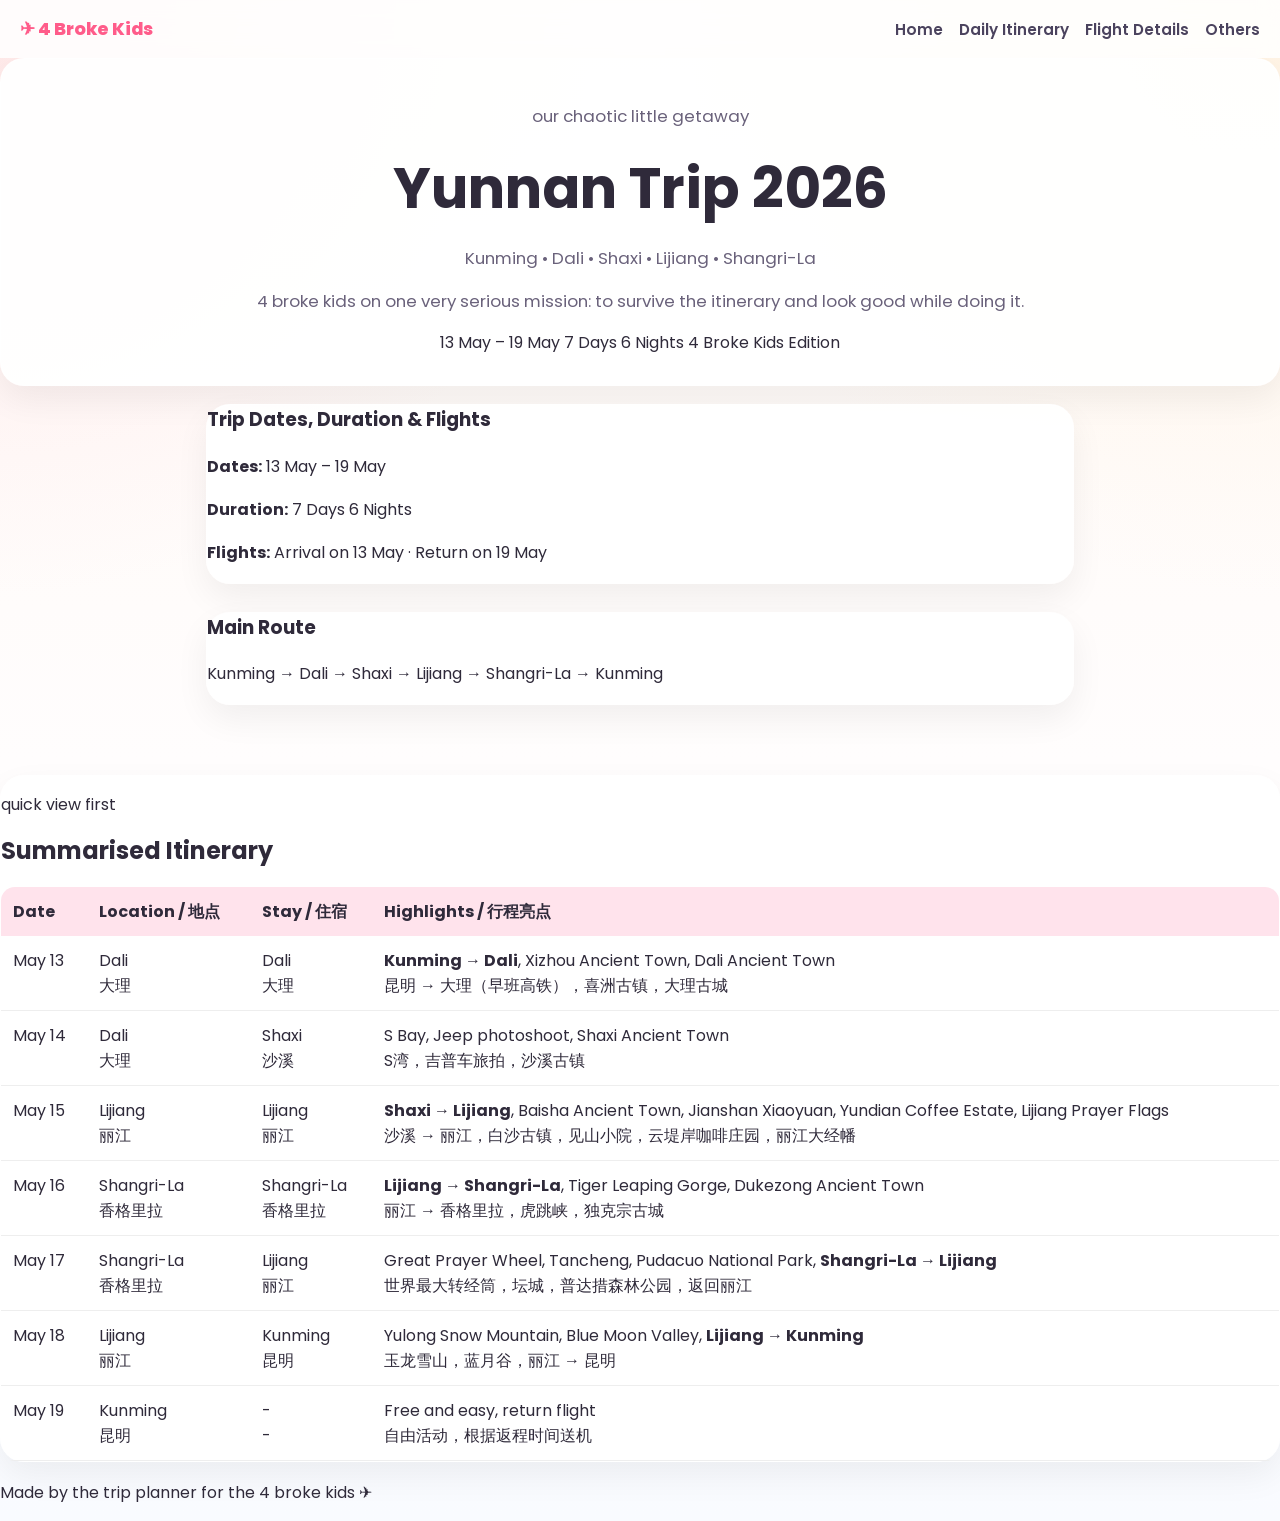
<file: index.html>
<!DOCTYPE html>
<html lang="en">
<head>
  <meta charset="UTF-8" />
  <meta name="viewport" content="width=device-width, initial-scale=1.0" />
  <title>4 Broke Kids in Yunnan</title>
  <link rel="preconnect" href="https://fonts.googleapis.com">
  <link rel="preconnect" href="https://fonts.gstatic.com" crossorigin>
  <link href="https://fonts.googleapis.com/css2?family=Poppins:wght@400;500;600;700;800&display=swap" rel="stylesheet">
  <link rel="stylesheet" href="style(hp).css" />
</head>
<body>
  <nav class="navbar">
    <div class="logo">✈ 4 Broke Kids</div>
    <div class="nav-links">
      <a href="index.html">Home</a>
      <a href="itinerary.html">Daily Itinerary</a>
      <a href="flights.html">Flight Details</a>
      <a href="others.html">Others</a>
    </div>
  </nav>

  <header class="hero">
    <div class="hero-content">
      <p class="mini-tag">our chaotic little getaway</p>
      <h1>Yunnan Trip 2026</h1>
      <p class="hero-subtitle">Kunming • Dali • Shaxi • Lijiang • Shangri-La</p>
      <p class="hero-desc">
        4 broke kids on one very serious mission:
        to survive the itinerary and look good while doing it.
      </p>

      <div class="hero-tags">
        <span>13 May – 19 May</span>
        <span>7 Days 6 Nights</span>
        <span>4 Broke Kids Edition</span>
      </div>
    </div>
  </header>

  <main>
    <section class="summary-grid">
      <div class="summary-card large">
        <h3>Trip Dates, Duration & Flights</h3>
        <p><strong>Dates:</strong> 13 May – 19 May</p>
        <p><strong>Duration:</strong> 7 Days 6 Nights</p>
        <p><strong>Flights:</strong> Arrival on 13 May · Return on 19 May</p>
      </div>

      <div class="summary-card full">
  <h3>Main Route</h3>
  <p>Kunming → Dali → Shaxi → Lijiang → Shangri-La → Kunming</p>
</div>
    </section>

    <section class="overview-card">
      <div class="section-title-wrap">
        <p class="section-mini">quick view first</p>
        <h2>Summarised Itinerary</h2>
      </div>

      <div class="table-container">
        <table>
          <thead>
            <tr>
              <th>Date</th>
              <th>Location / 地点</th>
              <th>Stay / 住宿</th>
              <th>Highlights / 行程亮点</th>
            </tr>
          </thead>
          <tbody>
            <tr>
              <td>May 13</td>
              <td>
                Dali<br>
                大理
              </td>
              <td>
                Dali<br>
                大理
              </td>
              <td>
                <strong>Kunming → Dali</strong>, Xizhou Ancient Town, Dali Ancient Town<br>
                昆明 → 大理（早班高铁），喜洲古镇，大理古城
              </td>
            </tr>
            <tr>
              <td>May 14</td>
              <td>
                Dali<br>
                大理
              </td>
              <td>
                Shaxi<br>
                沙溪
              </td>
              <td>
                S Bay, Jeep photoshoot, Shaxi Ancient Town<br>
                S湾，吉普车旅拍，沙溪古镇
              </td>
            </tr>
            <tr>
              <td>May 15</td>
              <td>
                Lijiang<br>
                丽江
              </td>
              <td>
                Lijiang<br>
                丽江
              </td>
              <td>
                <strong>Shaxi → Lijiang</strong>, Baisha Ancient Town, Jianshan Xiaoyuan, Yundian Coffee Estate, Lijiang Prayer Flags<br>
                沙溪 → 丽江，白沙古镇，见山小院，云堤岸咖啡庄园，丽江大经幡
              </td>
            </tr>
            <tr>
              <td>May 16</td>
              <td>
                Shangri-La<br>
                香格里拉
              </td>
              <td>
                Shangri-La<br>
                香格里拉
              </td>
              <td>
                <strong>Lijiang → Shangri-La</strong>, Tiger Leaping Gorge, Dukezong Ancient Town<br>
                丽江 → 香格里拉，虎跳峡，独克宗古城
              </td>
            </tr>
            <tr>
              <td>May 17</td>
              <td>
                Shangri-La<br>
                香格里拉
              </td>
              <td>
                Lijiang<br>
                丽江
              </td>
              <td>
                Great Prayer Wheel, Tancheng, Pudacuo National Park, <strong>Shangri-La → Lijiang</strong><br>
                世界最大转经筒，坛城，普达措森林公园，返回丽江
              </td>
            </tr>
            <tr>
              <td>May 18</td>
              <td>
                Lijiang<br>
                丽江
              </td>
              <td>
                Kunming<br>
                昆明
              </td>
              <td>
                Yulong Snow Mountain, Blue Moon Valley, <strong>Lijiang → Kunming</strong><br>
                玉龙雪山，蓝月谷，丽江 → 昆明
              </td>
            </tr>
            <tr>
              <td>May 19</td>
              <td>
                Kunming<br>
                昆明
              </td>
              <td>
                -<br>
                -
              </td>
              <td>
                Free and easy, return flight<br>
                自由活动，根据返程时间送机
              </td>
            </tr>
          </tbody>
        </table>
      </div>
    </section>
  </main>

  <footer>
    <p>Made by the trip planner for the 4 broke kids ✈</p>
  </footer>
</body>
</html>
</file>
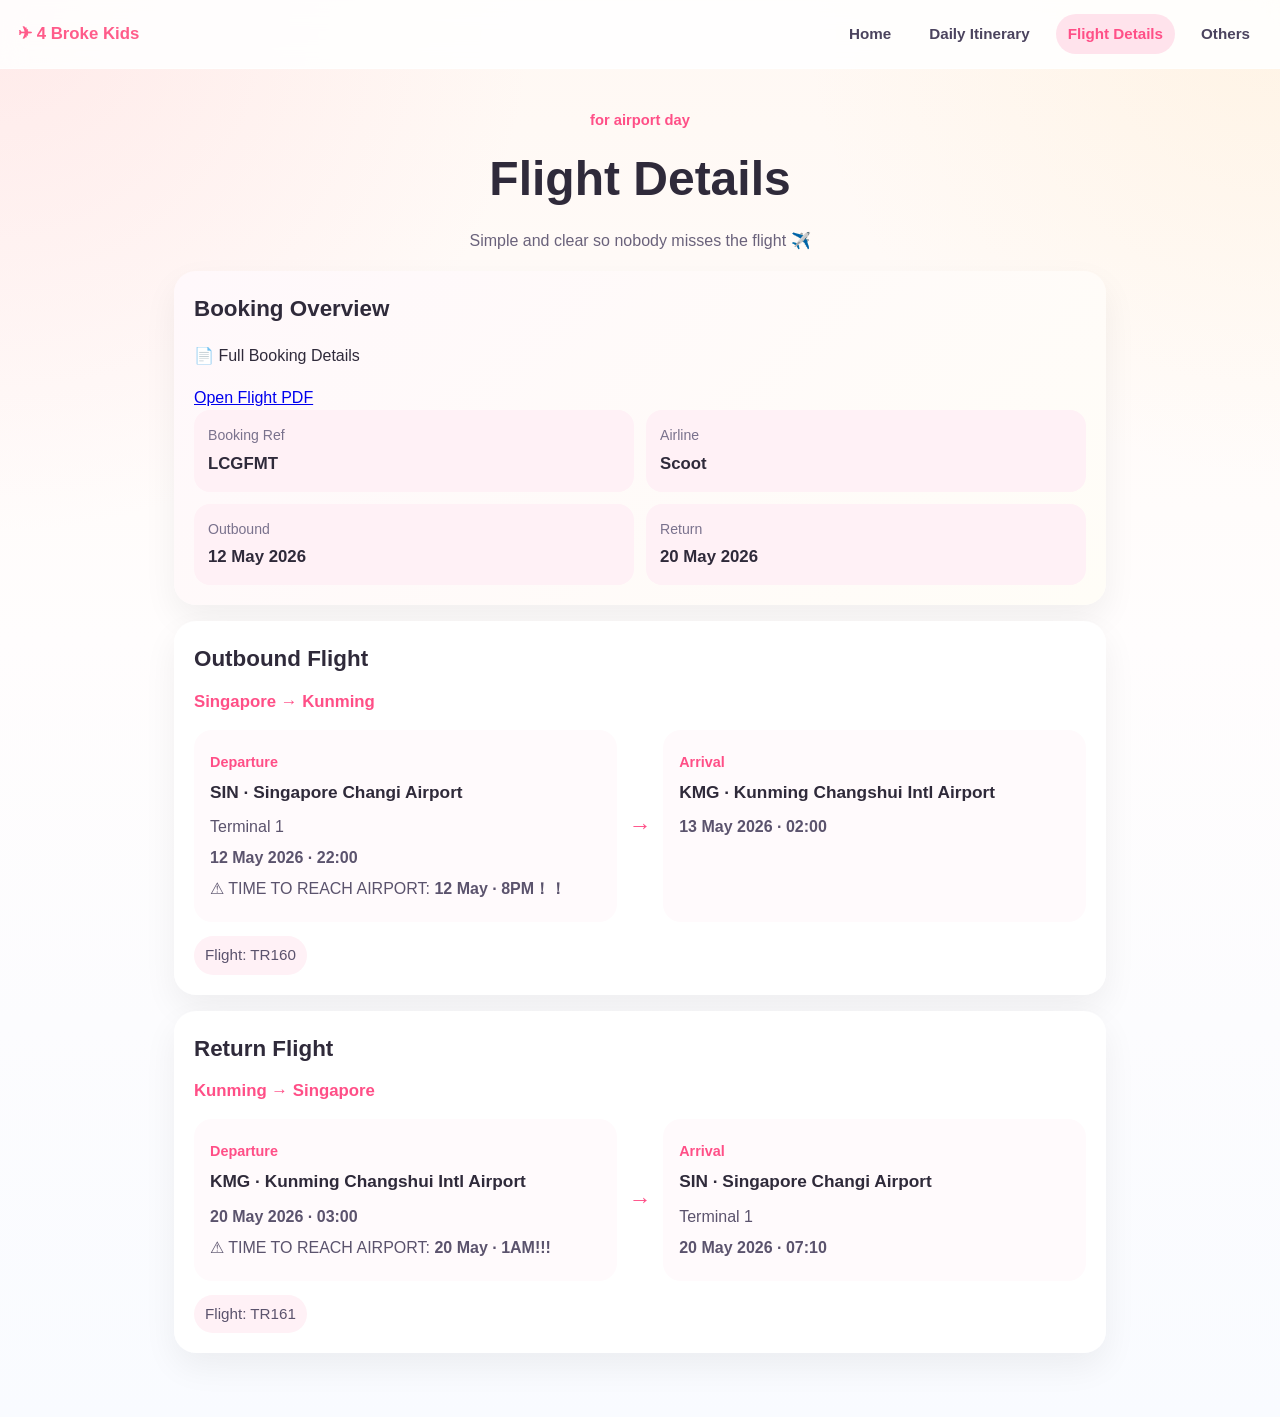
<file: flights.html>
<!DOCTYPE html>
<html lang="en">
<head>
  <meta charset="UTF-8" />
  <meta name="viewport" content="width=device-width, initial-scale=1.0" />
  <title>Flight Details</title>
  <link rel="stylesheet" href="style(flights).css" />
</head>
<body>
  <nav class="navbar">
    <div class="logo">✈ 4 Broke Kids</div>
    <div class="nav-links">
      <a href="index.html">Home</a>
      <a href="itinerary.html">Daily Itinerary</a>
      <a href="flights.html" class="active">Flight Details</a>
      <a href="others.html">Others</a>
    </div>
  </nav>

  <main class="flights-page">
    <section class="page-header">
      <p class="mini">for airport day</p>
      <h1>Flight Details</h1>
      <p class="page-subtitle">Simple and clear so nobody misses the flight ✈️</p>
    </section>

    <section class="flight-card highlight-card">
      <h2>Booking Overview</h2>
      <div class="pdf-box">
  <p>📄 Full Booking Details</p>
  <a href="documents/flight-details.pdf" target="_blank">
    Open Flight PDF
  </a>
</div>
      <div class="overview-grid">
        <div class="info-pill">
          <span class="label">Booking Ref</span>
          <span class="value">LCGFMT</span>
        </div>
        <div class="info-pill">
          <span class="label">Airline</span>
          <span class="value">Scoot</span>
        </div>
        <div class="info-pill">
          <span class="label">Outbound</span>
          <span class="value">12 May 2026</span>
        </div>
        <div class="info-pill">
          <span class="label">Return</span>
          <span class="value">20 May 2026</span>
        </div>
      </div>
    </section>

    <section class="flight-card">
      <h2>Outbound Flight</h2>
      <p class="flight-route">Singapore → Kunming</p>

      <div class="flight-timeline">
        <div class="flight-box">
          <p class="small-label">Departure</p>
          <h3>SIN · Singapore Changi Airport</h3>
          <p>Terminal 1</p>
          <p><strong>12 May 2026 · 22:00</strong></p>
          <p class="airport-time">
  ⚠ TIME TO REACH AIRPORT: <strong>12 May · 8PM！！</strong>
</p>
        </div>

        <div class="flight-arrow">→</div>

        <div class="flight-box">
          <p class="small-label">Arrival</p>
          <h3>KMG · Kunming Changshui Intl Airport</h3>
          <p><strong>13 May 2026 · 02:00</strong></p>
        </div>
      </div>

      <div class="meta-row">
        <span>Flight: TR160</span>
      </div>
    </section>

    <section class="flight-card">
      <h2>Return Flight</h2>
      <p class="flight-route">Kunming → Singapore</p>

      <div class="flight-timeline">
        <div class="flight-box">
          <p class="small-label">Departure</p>
          <h3>KMG · Kunming Changshui Intl Airport</h3>
          <p><strong>20 May 2026 · 03:00</strong></p>
          <p class="airport-time">
  ⚠ TIME TO REACH AIRPORT: <strong>20  May · 1AM!!!</strong>
</p>
        </div>

        <div class="flight-arrow">→</div>

        <div class="flight-box">
          <p class="small-label">Arrival</p>
          <h3>SIN · Singapore Changi Airport</h3>
          <p>Terminal 1</p>
          <p><strong>20 May 2026 · 07:10</strong></p>
        </div>
      </div>

      <div class="meta-row">
        <span>Flight: TR161</span>
      </div>
    </section>


    </section>
  </main>
</body>
</html>
</file>
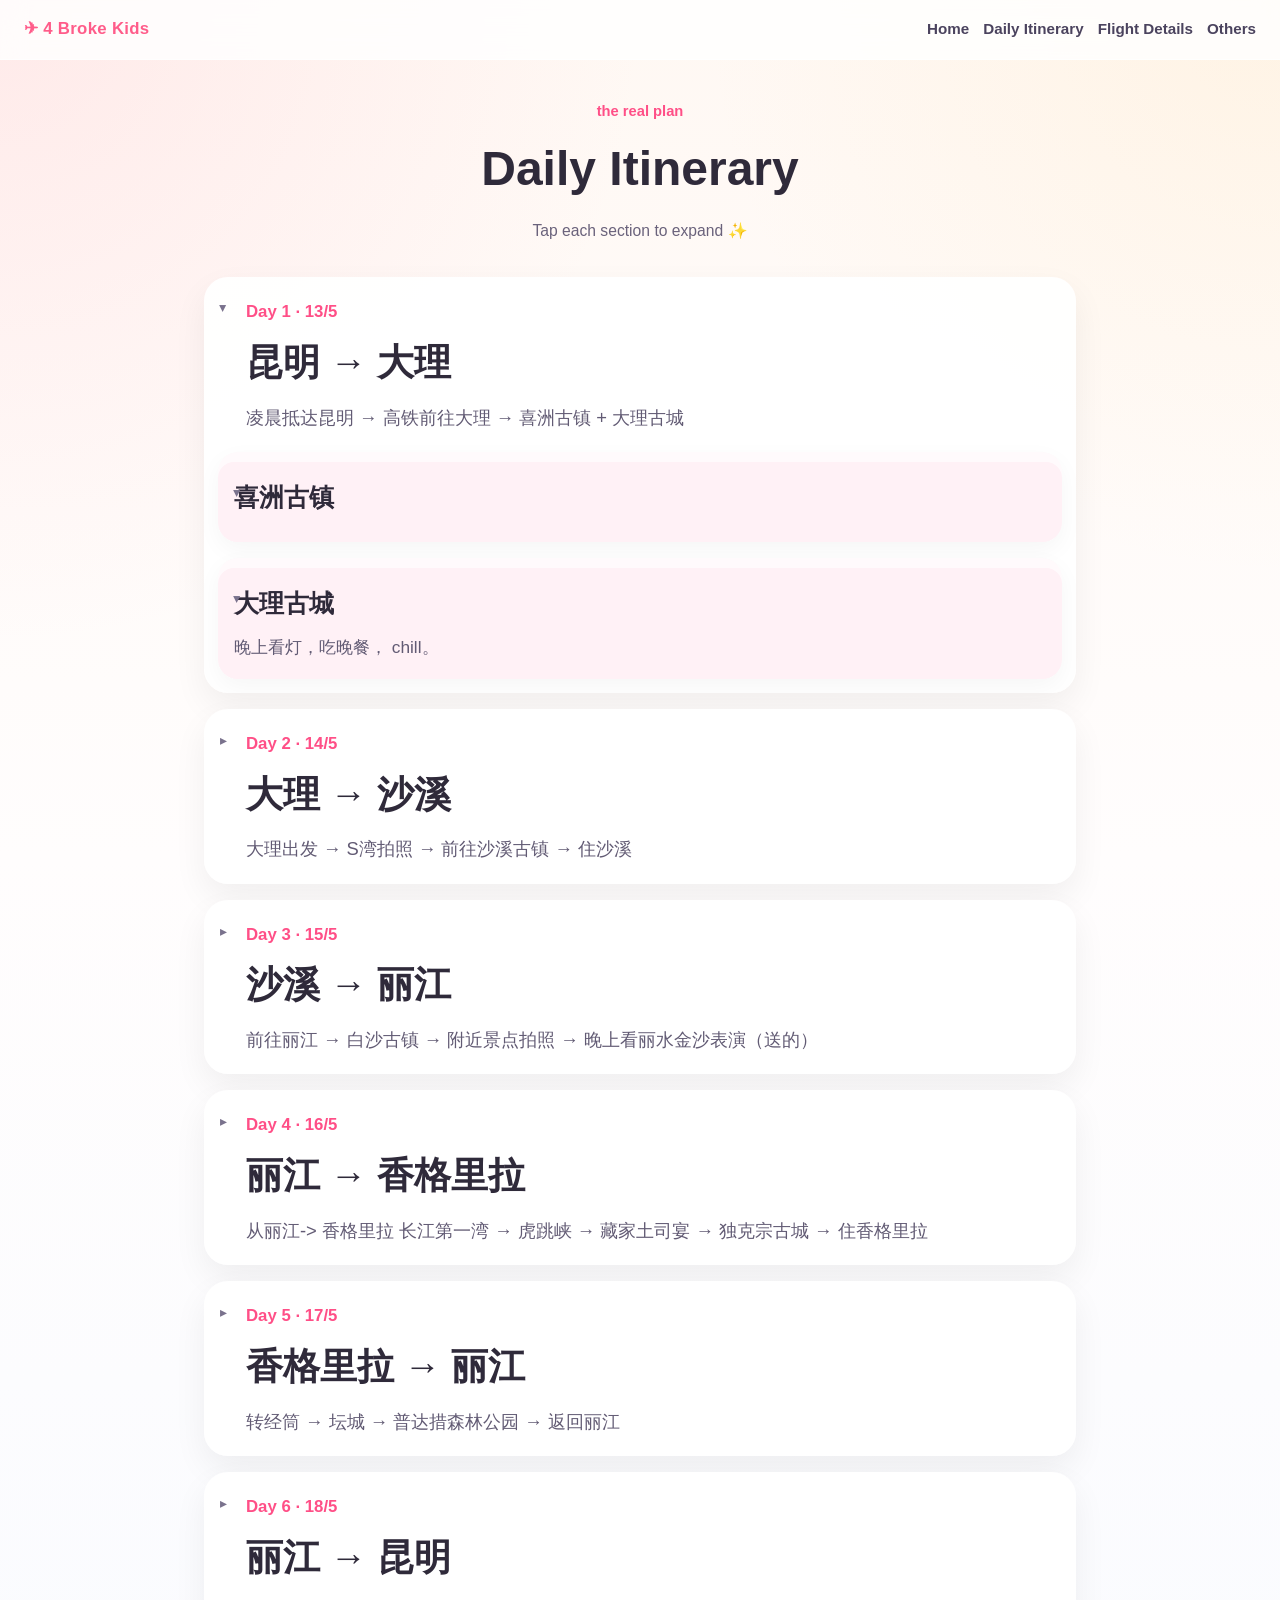
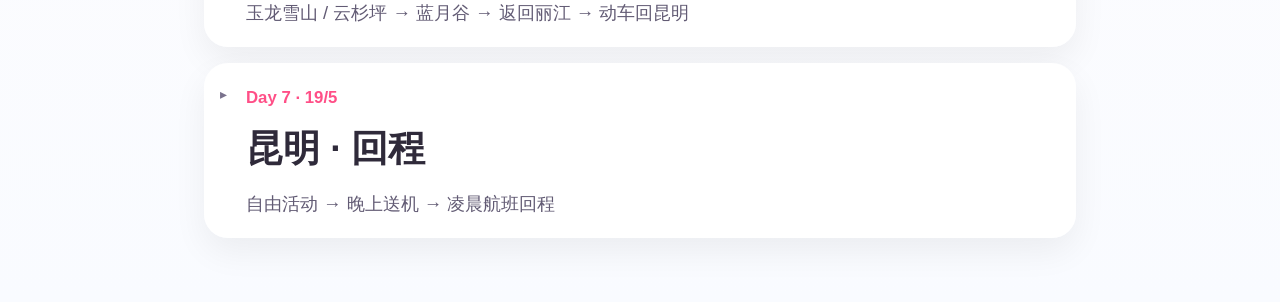
<file: itinerary.html>
<!DOCTYPE html>
<html lang="en">
<head>
  <meta charset="UTF-8" />
  <meta name="viewport" content="width=device-width, initial-scale=1.0" />
  <title>Daily Itinerary</title>
  <link rel="stylesheet" href="style(i).css" />
</head>
<body>
  <nav class="navbar">
    <div class="logo">✈ 4 Broke Kids</div>
    <div class="nav-links">
      <a href="index.html">Home</a>
      <a href="itinerary.html">Daily Itinerary</a>
      <a href="flights.html">Flight Details</a>
      <a href="others.html">Others</a>
    </div>
  </nav>

  <main class="itinerary-page">
    <section class="page-header">
      <p class="mini">the real plan</p>
      <h1>Daily Itinerary</h1>
      <p class="page-subtitle">Tap each section to expand ✨</p>
    </section>

    <details class="day-card" open>
      <summary>
        <p class="day-label">Day 1 · 13/5</p>
        <h2>昆明 → 大理</h2>
        <p class="day-summary">凌晨抵达昆明 → 高铁前往大理 → 喜洲古镇 + 大理古城</p>
      </summary>

      <div class="day-content">

        <details class="place-dropdown">
          <summary>
            <h3>喜洲古镇</h3>
          </summary>

          <div class="place-dropdown-content">

            <section class="article-block">
              <h4>中午（11:00–14:00）</h4>
              <p>
              </p>

              <div class="gallery-slider">
  <figure class="gallery-card">
    <img src="photos/xizhou7.jpg" alt="转角楼" />
    <figcaption>转角楼</figcaption>
  </figure>
  <figure class="gallery-card">
    <img src="photos/xizhou8.jpg" alt="董金汉院" />
    <figcaption>董金汉院字墙</figcaption>
  </figure>
  <figure class="gallery-card">
    <img src="photos/xizhou3.jpg" alt="喜棠" />
    <figcaption>喜棠打卡墙</figcaption>
  </figure>
    <figure class="gallery-card">
    <img src="photos/xizhou1.jpg" alt="三水与柏" />
    <figcaption>三水与柏</figcaption>
  </figure>
      <figure class="gallery-card">
    <img src="photos/xizhou4.jpg" alt="天工坊" />
    <figcaption>天工坊《去有风的地方》取景地</figcaption>
      </figure>
</div>

              <ul class="spot-list">
                <li><strong>转角楼：</strong>白族建筑代表，经典打卡点。</li>
                <li><strong>董金汉院：</strong>有“我喜洲”“欢喜之洲”字墙。</li>
                <li><strong>三水与柏：</strong>特色的杂货铺，木质门头和小物件。</li>
                <li><strong>喜棠：</strong>有“喜洲”大字打卡墙，人相对少一些。</li>
                <li><strong>天工坊：</strong>《去有风的地方》取景地</li>
              </ul>
            </section>

            <section class="article-block">
              <h4>下午（14:00–17:00）</h4>
              <p>
                下午重点在麦田区域拍照，从田野一路走到咖啡馆，整体节奏比较轻松。
              </p>

              <div class="gallery-slider">
                <figure class="gallery-card">
    <img src="photos/xizhou5.jpg" alt="麦田" />
    <figcaption>麦田</figcaption>
      </figure>
    <figure class="gallery-card">
    <img src="photos/xizhou6.jpg" alt="路边野餐·咖啡画廊" />
    <figcaption>路边野餐·咖啡画廊</figcaption>
      </figure>
              </div>

              <div class="route-flow">
                <span>麦田（田野风景）4–5 月是绿麦田</span>
                <span>→</span>
                <span>喜林苑黄墙（热门机位）</span>
                <span>→</span>
                <span>有风号小火车（拍照体验）</span>
                <span>→</span>
                <span>路边野餐·咖啡画廊（咖啡 / 孤独小屋）</span>
              </div>

              <ul class="spot-list">
                <li><strong>麦田：</strong>主要风景区。</li>
                <li><strong>喜林苑黄墙：</strong>热门的拍照机位。</li>
                <li><strong>有风号小火车：</strong> rmb35/person</li>
                <li><strong>路边野餐·咖啡画廊：</strong>孤独小屋 + 咖啡 。离古镇有一段距离，要打车 ~15分钟</li>
              </ul>
            </section>

            <section class="article-block">
              <h4>推荐路线</h4>
              <div class="route-flow">
                <span>正义门（古镇入口）</span>
                <span>→</span>
                <span>转角楼（白族建筑）</span>
                <span>→</span>
                <span>董金汉院（字墙拍照）</span>
                <span>→</span>
                <span>三水与柏（特色杂货铺）</span>
                <span>→</span>
                <span>喜棠（打卡墙）</span>
                <span>→</span>
                <span>麦田（田野风景）</span>
                <span>→</span>
                <span>喜林苑黄墙（热门机位）</span>
                <span>→</span>
                <span>有风号小火车（拍照体验）</span>
                <span>→</span>
                <span>天工坊（取景地）</span>
                <span>→</span>
                <span>路边野餐·咖啡画廊（咖啡 / 孤独小屋）</span>
              </div>
            </section>

            </section>

          </div>
        </details>

        <details class="place-dropdown">
          <summary>
            <h3>大理古城</h3>
            <p class="place-summary">晚上看灯，吃晚餐， chill。</p>
          </summary>

          <div class="place-dropdown-content">

            <section class="article-block">
              <h4>傍晚 & 夜晚（18:00–22:00）</h4>
              <p>
                整体走一圈大概 3km 左右，不需要赶时间。
              </p>

            <div class="gallery-slider">
  <figure class="gallery-card">
    <img src="photos/daligucheng1.jpg" alt="南门" />
    <figcaption>南门</figcaption>
  </figure>
  <figure class="gallery-card">
    <img src="photos/daligucheng2.jpg" alt="南诏十二时辰" />
    <figcaption>南诏十二时辰</figcaption>
  </figure>
</div>
              <div class="route-flow">
                <span>南门</span>
                <span>→</span>
                <span>南诏十二时辰</span>
                <span>→</span>
                <span>红龙井</span>
                <span>→</span>
                <span>人民路</span>
              </div>

              <ul class="spot-list">
                <li><strong>南门：</strong>夜景起点。</li>
                <li><strong>南诏十二时辰：</strong>灯笼街区（19:30–22:00）。</li>
                <li><strong>五华楼：</strong>古城地标，可以拍夜景。</li>
                <li><strong>洋人街 / 人民路：</strong>吃东西和夜生活比较热闹。</li>
                <li><strong>红龙井：</strong>水景酒吧街，可以坐着听歌、喝点东西。</li>
              </ul>
            </section>
            </section>

          </div>
        </details>

      </div>
    </details>
<details class="day-card">
  <summary>
    <p class="day-label">Day 2 · 14/5</p>
    <h2>大理 → 沙溪</h2>
    <p class="day-summary">
      大理出发 → S湾拍照 → 前往沙溪古镇 → 住沙溪
    </p>
  </summary>

  <div class="day-content">

    <!-- S湾 -->
    <details class="place-dropdown">
      <summary>
        <h3>S湾</h3>
        <p class="place-summary">环海公路 + 吉普车旅拍。</p>
      </summary>

      <div class="place-dropdown-content">
        <section class="article-block">
          <h4>上午（09:00–12:00）</h4>
          <p>
            早上从大理出发到S湾，
            有安排吉普车旅拍在这里完成。
            骑脚车环岛
          </p>

<div class="gallery-slider">
  <figure class="gallery-card">
    <img src="photos/erhai1.jpg" alt="S湾" />
    <figcaption>S湾</figcaption>
  </figure>
  <figure class="gallery-card">
    <img src="photos/erhai3.jpg" alt="S湾" />
    <figcaption>S湾</figcaption>
  </figure>
    <figure class="gallery-card">
    <img src="photos/erhai2.jpg" alt="S湾" />
    <figcaption>S湾路线</figcaption>
  </figure>
      <figure class="gallery-card">
    <img src="photos/erhai4.jpg" alt="S湾" />
    <figcaption>S湾车价钱</figcaption>
  </figure>

          </ul>
        </section>
      </div>
    </details>

    <!-- 沙溪古镇 -->
    <details class="place-dropdown">
      <summary>
        <h3>沙溪古镇</h3>
        <p class="place-summary">更安静的古镇，适合慢慢走 + chill chill chill。</p>
      </summary>

      <div class="place-dropdown-content">

        <section class="article-block">
          <h4>下午（14:00–17:00）</h4>
          <p>
            逛古镇核心区，
            可以随便走走拍照。
          </p>

<div class="gallery-slider">
  <figure class="gallery-card">
    <img src="photos/shaxi1.jpg" alt="沙溪" />
    <figcaption>大猫驿站附近</figcaption>
  </figure>
  <figure class="gallery-card">
    <img src="photos/shaxi2.jpg" alt="沙溪" />
    <figcaption>参一咖啡店</figcaption>
  </figure>
    <figure class="gallery-card">
    <img src="photos/shaxi3.jpg" alt="沙溪" />
    <figcaption>有狸杂货铺</figcaption>
  </figure>
      <figure class="gallery-card">
    <img src="photos/shaxi4.jpg" alt="沙溪" />
    <figcaption>沙溪大字报（薄荷咖啡馆门口）</figcaption>
  </figure>
  <div class="gallery-slider">
  <figure class="gallery-card">
    <img src="photos/shaxi5.jpg" alt="沙溪" />
  </figure>
  <figure class="gallery-card">
    <img src="photos/shaxi6.jpg" alt="沙溪" />
  </figure>
      </div>
    </details>

  </div>
</details>
<details class="day-card">
  <summary>
    <p class="day-label">Day 3 · 15/5</p>
    <h2>沙溪 → 丽江</h2>
    <p class="day-summary">
      前往丽江 → 白沙古镇 → 附近景点拍照 → 晚上看丽水金沙表演（送的）
    </p>
  </summary>

  <div class="day-content">

    <!-- 白沙古镇 -->
    <details class="place-dropdown">
      <summary>
        <h3>白沙古镇</h3>
        <p class="place-summary">更安静的古镇 + 雪山背景 + café 打卡。</p>
      </summary>

      <div class="place-dropdown-content">

        <section class="article-block">
          <h4>中午（11:00–14:00）</h4>
          <p>
            可以慢慢走 + 拍照 + 找 café 坐。
          </p>

<div class="gallery-slider">
  <figure class="gallery-card">
    <img src="photos/baisha1.jpg" alt="白沙" />
    <figcaption>白沙古镇</figcaption>
  </figure>
  <figure class="gallery-card">
    <img src="photos/baisha2.jpg" alt="白沙" />
    <figcaption>白沙古镇</figcaption>
  </figure>
          </div>
        </section>

      </div>
    </details>

    <!-- 拍照点 -->
    <details class="place-dropdown">
      <summary>
        <h3>附近拍照点</h3>
        <p class="place-summary">拍照地点+路线。</p>
      </summary>

      <div class="place-dropdown-content">

        <section class="article-block">
          <h4>下午（14:00–17:00）</h4>
          <p>
          </p>
<div class="gallery-slider">
  <figure class="gallery-card">
    <img src="photos/baisha3.jpg" alt="白沙" />
    <figcaption>见风小院</figcaption>
  </figure>
  <figure class="gallery-card">
    <img src="photos/baisha4.jpg" alt="白沙" />
    <figcaption>见风小院</figcaption>
  </figure>
    <figure class="gallery-card">
    <img src="photos/baisha5.jpg" alt="白沙" />
    <figcaption>江大经幡（拍照点）</figcaption>
  </figure>
          </div>
          <ul class="spot-list">
            <li><strong>见山小院：</strong>比较出名的 café。</li>
            <li><strong>云堤岸咖啡庄园</strong></li>
            <li><strong>江大经幡</strong></li>
          </ul>
        </section>

      </div>
    </details>

    <!-- 丽江古城 + 表演 -->
    <details class="place-dropdown">
      <summary>
        <h3>丽江古城 & 表演</h3>
        <p class="place-summary">晚上逛古城 + 看丽水金沙表演。</p>
      </summary>
        </section>

      </div>
    </details>

  </div>
</details>
<details class="day-card">
  <summary>
    <p class="day-label">Day 4 · 16/5</p>
    <h2>丽江 → 香格里拉</h2>
    <p class="day-summary">
      从丽江-> 香格里拉 长江第一湾 → 虎跳峡 → 藏家土司宴 → 独克宗古城 → 住香格里拉
    </p>
  </summary>

  <div class="day-content">

    <details class="place-dropdown">
      <summary>
        <h3>长江第一湾，虎跳峡</h3>
        <p class="place-summary"> scenic route</p>
      </summary>

      <div class="place-dropdown-content">
        <section class="article-block">
          <h4>白天（10:00–16:00）</h4>
          <p>
            从丽江出发前往香格里拉，沿途会先经过长江第一湾，再去虎跳峡。
            路程也会比较多。
          </p>

<div class="gallery-slider">
  <figure class="gallery-card">
    <img src="photos/changjiang1.jpg" alt="长江" />
    <figcaption>长江第一湾</figcaption>
  </figure>
  <figure class="gallery-card">
    <img src="photos/hutiaoxia1.jpg" alt="虎跳峡" />
    <figcaption>虎跳峡</figcaption>
  </figure>
    <figure class="gallery-card">
    <img src="photos/hutiaoxia2.jpg" alt="虎跳峡" />
    <figcaption>虎跳峡</figcaption>
  </figure>
          </div>

          <div class="route-flow">
            <span>长江第一湾（观景点）</span>
            <span>→</span>
            <span>虎跳峡（自然景观）</span>
          </div>

          <ul class="spot-list">
            <li><strong>长江第一湾</strong></li>
            <li><strong>虎跳峡</strong></li>
          </ul>
        </section>
      </div>
    </details>

    <details class="place-dropdown">
      <summary>
        <h3>香格里拉体验</h3>
        <p class="place-summary">晚餐 + 古城夜景。</p>
      </summary>

      <div class="place-dropdown-content">
        <section class="article-block">
          <h4>傍晚 & 夜晚（18:00–21:00）</h4>
          <p>
            到达香格里拉后，晚上会先体验藏家土司宴，
            然后再去独克宗古城走走。
          </p>
      </div>
    </details>

  </div>
</details>
<details class="day-card">
  <summary>
    <p class="day-label">Day 5 · 17/5</p>
    <h2>香格里拉 → 丽江</h2>
    <p class="day-summary">
      转经筒 → 坛城 → 普达措森林公园 → 返回丽江
    </p>
  </summary>

  <div class="day-content">

    <!-- 市区景点 -->
    <details class="place-dropdown">
      <summary>
        <h3>香格里拉市区</h3>
        <p class="place-summary"></p>
      </summary>

      <div class="place-dropdown-content">

        <section class="article-block">
          <h4>上午（09:00–11:30）</h4>
          <p>
            转经筒和坛城，
            节奏不会太赶。
          </p>

<div class="gallery-slider">
  <figure class="gallery-card">
    <img src="photos/xgll2.jpg" alt="香格里拉" />
    <figcaption>转经筒</figcaption>
  </figure>
          </div>

          <div class="route-flow">
            <span>转经筒（地标）</span>
            <span>→</span>
            <span>坛城（文化景点）</span>
          </div>

          <ul class="spot-list">
            <li><strong>转经筒：</strong>香格里拉地标，可以转一圈体验一下。</li>
            <li><strong>坛城：</strong>藏族文化建筑，拍照也很好看。</li>
          </ul>
        </section>
      </div>
    </details>

    <!-- 普达措 -->
    <details class="place-dropdown">
      <summary>
        <h3>普达措森林公园</h3>
        <p class="place-summary">湖 + 森林（今天的重点）</p>
      </summary>

      <div class="place-dropdown-content">

        <section class="article-block">
          <h4>中午 & 下午（12:00–16:00）</h4>
          <p>
            主要是看湖和森林景色，
            可以走轻松路线，不需要全部走完。
          </p>
<div class="gallery-slider">
  <figure class="gallery-card">
    <img src="photos/xgll1.jpg" alt="香格里拉" />
    <figcaption>普达措森林公园</figcaption>
  </figure>
  <figure class="gallery-card">
    <img src="photos/xgll3.jpg" alt="香格里拉" />
    <figcaption>普达措森林公园</figcaption>
  </figure>
        
          </div>

          <ul class="spot-list">
            <li><strong>湖景</strong></li>
            <li><strong>森林步道：</strong>可以走一小段，不用走太多。</li>
            <li>整体是放松型行程。</li>
          </ul>
        </section>

      </div>
    </details>

    <!-- 返回丽江 -->
    <details class="place-dropdown">
      <summary>
        <h3>返回丽江</h3>
        <p class="place-summary">结束香格里拉行程，回到丽江。</p>
      </summary>

      </div>
    </details>

  </div>
</details>
<details class="day-card">
  <summary>
    <p class="day-label">Day 6 · 18/5</p>
    <h2>丽江 → 昆明</h2>
    <p class="day-summary">
      玉龙雪山 / 云杉坪 → 蓝月谷 → 返回丽江 → 动车回昆明
    </p>
  </summary>

  <div class="day-content">

    <!-- 玉龙雪山 -->
    <details class="place-dropdown">
      <summary>
        <h3>玉龙雪山</h3>
        <p class="place-summary">今天的重点景点（雪山 + 高海拔）</p>
      </summary>

      <div class="place-dropdown-content">

        <section class="article-block">
          <h4>上午（08:00–12:00）</h4>
          <p>
            早上前往玉龙雪山，云杉坪小索道，
            主要是看雪山景色 + 拍照，节奏不用太赶。
            <strong>高海拔，如果不舒服就不要勉强上高点。不要跑跳太多。</strong></li>
          </p>

<div class="gallery-slider">
  <figure class="gallery-card">
    <img src="photos/yulong1.jpg" alt="玉龙雪山" />
    <figcaption>玉龙雪山 / 云杉坪</figcaption>
  </figure>
  <figure class="gallery-card">
    <img src="photos/yulong2.jpg" alt="玉龙雪山" />
    <figcaption>玉龙雪山 / 云杉坪</figcaption>
  </figure>
          </div>

        
        </section>

      </div>
    </details>

    <!-- 蓝月谷 -->
    <details class="place-dropdown">
      <summary>
        <h3>蓝月谷</h3>
        <p class="place-summary"></p>
      </summary>

      <div class="place-dropdown-content">

        <section class="article-block">
          <h4>中午（12:00–14:00）</h4>
          <p>
            从雪山下来后前往蓝月谷，湖水颜色很好看，
            适合走走 + 拍照。
          </p>

          <div class="gallery-slider">
  <figure class="gallery-card">
    <figure class="gallery-card">
    <img src="photos/yulong3.jpg" alt="玉龙雪山" />
    <figcaption>蓝月谷</figcaption>
  </figure>
    <figure class="gallery-card">
    <img src="photos/yulong4.jpg" alt="玉龙雪山" />
    <figcaption>蓝月谷</figcaption>
  </figure>
          </div>

          <ul class="spot-list">
            <li>可以慢慢走，不需要走太远。</li>
          </ul>
        </section>

      </div>
    </details>

    <!-- 返回 -->
    <details class="place-dropdown">
      <summary>
        <h3>返回昆明</h3>
        <p class="place-summary">结束丽江行程，返回昆明。</p>
      </summary>
    
        </section>

      </div>
    </details>

  </div>
</details>
<details class="day-card">
  <summary>
    <p class="day-label">Day 7 · 19/5</p>
    <h2>昆明 · 回程</h2>
    <p class="day-summary">
      自由活动 → 晚上送机 → 凌晨航班回程
    </p>
  </summary>

  <div class="day-content">

    <details class="place-dropdown">
      <summary>
        <h3>自由活动</h3>
      </summary>

      <div class="place-dropdown-content">

        <section class="article-block">
          <h4>白天（自由安排）</h4>
          <p>
            没有固定行程，可以根据时间自由安排
          </p>
          </ul>
        </section>

      </div>
    </details>

    <details class="place-dropdown">
      <summary>
        <h3>返程</h3>
      </summary>

      <div class="place-dropdown-content">

        <section class="article-block">
          <h4>晚上（根据航班时间）</h4>
          <p>
            根据凌晨 3 点航班时间，凌晨12点去机场
          </p>
        </section>

      </div>
    </details>

    <!-- ENDING VIBE -->
    <section class="article-block">
      <h4>🌿 End of Trip</h4>
      <p>
        4 broke kids successfully survived ✨
      </p>
    </section>

  </div>
</details>
  </main>
   </main>
  <div id="imgModal" class="img-modal">
  <span class="close-modal">&times;</span>
  <img class="modal-content" id="modalImg" alt="">
</div>

<script>
  const modal = document.getElementById("imgModal");
  const modalImg = document.getElementById("modalImg");
  const closeBtn = document.querySelector(".close-modal");

  document.querySelectorAll(".gallery-card img, .outfit-card img").forEach(img => {
    img.addEventListener("click", function () {
      modal.style.display = "flex";
      modalImg.src = this.src;
    });
  });

  closeBtn.onclick = () => {
    modal.style.display = "none";
  };

  modal.onclick = (e) => {
    if (e.target === modal) {
      modal.style.display = "none";
    }
  };
</script>
</body>
</html>
</file>
<file: style(hp).css>
* {
  box-sizing: border-box;
}

body {
  margin: 0;
  font-family: "Poppins", "Microsoft YaHei", sans-serif;
  background:
    radial-gradient(circle at top left, rgba(255, 183, 197, 0.25), transparent 30%),
    radial-gradient(circle at top right, rgba(255, 220, 160, 0.2), transparent 30%),
    linear-gradient(180deg, #fff8f3 0%, #fffdfd 50%, #f9fbff 100%);
  color: #2f2a3a;
}

/* NAVBAR */
.navbar {
  display: flex;
  justify-content: space-between;
  align-items: center;
  padding: 16px 20px;
  background: rgba(255, 255, 255, 0.85);
  backdrop-filter: blur(10px);
  position: sticky;
  top: 0;
  z-index: 1000;
}

.logo {
  font-weight: 800;
  color: #ff5c8a;
  font-size: 1.1rem;
}

.nav-links {
  display: flex;
  gap: 16px;
  flex-wrap: wrap;
}

.nav-links a {
  text-decoration: none;
  color: #4b435e;
  font-weight: 600;
  font-size: 0.95rem;
}

.nav-links a:hover {
  color: #ff5c8a;
}

/* HERO SECTION */
.hero {
  text-align: center;
  padding: 60px 20px 40px;
}

.hero h1 {
  font-size: clamp(2.2rem, 6vw, 3.5rem);
  margin: 0;
  color: #2f2a3a;
}

.hero p {
  margin-top: 14px;
  color: #6a627b;
  font-size: 1.05rem;
}

/* SUMMARY CARDS */
.summary-grid {
  display: grid;
  grid-template-columns: 1fr;
  gap: 18px;
  padding: 0 16px 40px;
  max-width: 900px;
  margin: 0 auto;
}

.card {
  background: rgba(255, 255, 255, 0.95);
  border-radius: 20px;
  padding: 20px;
  box-shadow: 0 10px 26px rgba(0, 0, 0, 0.06);
}

.card h3 {
  margin-top: 0;
  color: #ff4f87;
}

.card p {
  color: #5f5772;
  line-height: 1.7;
}

/* MAIN ROUTE */
.route-card {
  background: linear-gradient(135deg, #ffe3ec, #fff4e6);
  border-radius: 22px;
  padding: 24px;
  text-align: center;
}

.route-card h3 {
  margin: 0 0 12px;
  color: #ff4f87;
}

.route-text {
  font-size: 1.1rem;
  font-weight: 600;
  color: #4e475f;
  line-height: 1.8;
}

/* TABLE */
.table-container {
  overflow-x: auto;
}

table {
  width: 100%;
  min-width: 650px;
  border-collapse: collapse;
}

th {
  background: #ffe3ec;
  color: #2f2a3a;
  padding: 12px;
  text-align: left;
}

td {
  padding: 12px;
  border-bottom: 1px solid #eee;
  vertical-align: top;
}

/* MOBILE */
@media (max-width: 768px) {
  .navbar {
    flex-direction: column;
    align-items: flex-start;
    gap: 10px;
  }

  .hero {
    padding: 40px 16px 30px;
  }

  .card {
    padding: 16px;
  }

  .route-text {
    font-size: 1rem;
  }
}/* ===== GLOBAL BOX STYLE ===== */
.hero,
.summary-card,
.overview-card,
.info-box {
  background: rgba(255, 255, 255, 0.92);
  border-radius: 24px;
  box-shadow: 0 14px 34px rgba(0, 0, 0, 0.06);
  border: 1px solid rgba(255, 255, 255, 0.8);
}

/* ===== ADD SPACING BETWEEN SECTIONS ===== */
.hero {
  margin-bottom: 18px;
  padding: 30px 20px;
}

.summary-card {
  margin-bottom: 12px;
}

.overview-card {
  margin: 18px 0;
}

.info-box {
  margin-bottom: 10px;
}

/* ===== CLEAN UP TEXT SPACING ===== */
.summary-card h3,
.overview-card h2,
.info-box h4 {
  margin-top: 0;
}

.summary-card p,
.info-box p {
  line-height: 1.7;
}

/* ===== MAKE GRID NICER ===== */
.summary-grid {
  gap: 16px;
}

/* ===== TABLE INSIDE BOX ===== */
.table-container {
  overflow-x: auto;
  margin-top: 10px;
}

table {
  border-radius: 14px;
  overflow: hidden;
}

/* ===== MOBILE POLISH ===== */
@media (max-width: 768px) {
  .hero {
    padding: 22px 16px;
  }

  .overview-card,
  .summary-card,
  .info-box {
    padding: 16px;
  }
}
</file>
<file: style(flights).css>
* {
  box-sizing: border-box;
}

html {
  scroll-behavior: smooth;
}

body {
  margin: 0;
  font-family: "Poppins", "Microsoft YaHei", sans-serif;
  background:
    radial-gradient(circle at top left, rgba(255, 183, 197, 0.22), transparent 28%),
    radial-gradient(circle at top right, rgba(255, 220, 160, 0.18), transparent 25%),
    linear-gradient(180deg, #fff8f3 0%, #fffdfd 45%, #f9fbff 100%);
  color: #2f2a3a;
  line-height: 1.6;
}

.navbar {
  position: sticky;
  top: 0;
  z-index: 999;
  display: flex;
  justify-content: space-between;
  align-items: center;
  gap: 16px;
  padding: 14px 18px;
  backdrop-filter: blur(12px);
  background: rgba(255, 255, 255, 0.86);
  border-bottom: 1px solid rgba(255, 255, 255, 0.65);
}

.logo {
  font-size: 1.05rem;
  font-weight: 800;
  color: #ff5c8a;
  white-space: nowrap;
}

.nav-links {
  display: flex;
  flex-wrap: wrap;
  gap: 10px 14px;
}

.nav-links a {
  text-decoration: none;
  color: #4b435e;
  font-weight: 600;
  font-size: 0.95rem;
  padding: 8px 12px;
  border-radius: 999px;
  transition: 0.2s ease;
}

.nav-links a:hover {
  background: #fff1f6;
  color: #ff5c8a;
}

.nav-links a.active {
  background: #ffe3ec;
  color: #ff4f87;
}

.flights-page {
  width: min(100%, 960px);
  margin: 0 auto;
  padding: 20px 14px 48px;
}

.page-header {
  text-align: center;
  padding: 20px 6px 18px;
}

.mini {
  margin: 0 0 8px;
  color: #ff4f87;
  font-weight: 700;
  font-size: 0.92rem;
}

.page-header h1 {
  margin: 0;
  font-size: clamp(2rem, 6vw, 3rem);
  color: #2f2a3a;
}

.page-subtitle {
  margin: 10px 0 0;
  color: #6a627b;
  font-size: 1rem;
}

.flight-card {
  background: rgba(255, 255, 255, 0.96);
  border-radius: 22px;
  box-shadow: 0 14px 34px rgba(0, 0, 0, 0.06);
  padding: 20px;
  margin-bottom: 16px;
}

.highlight-card {
  background: linear-gradient(135deg, #fff8fb, #fffdf7);
}

.flight-card h2 {
  margin: 0 0 12px;
  color: #2f2a3a;
  font-size: 1.4rem;
}

.flight-route {
  margin: 0 0 14px;
  color: #ff4f87;
  font-weight: 700;
  font-size: 1.05rem;
}

.overview-grid {
  display: grid;
  grid-template-columns: repeat(2, 1fr);
  gap: 12px;
}

.info-pill {
  background: #fff1f6;
  border-radius: 16px;
  padding: 14px;
}

.label {
  display: block;
  font-size: 0.88rem;
  color: #7a728d;
  margin-bottom: 4px;
}

.value {
  display: block;
  font-size: 1.05rem;
  font-weight: 700;
  color: #2f2a3a;
}

.flight-timeline {
  display: grid;
  grid-template-columns: 1fr auto 1fr;
  gap: 12px;
  align-items: stretch;
}

.flight-box {
  background: #fffafc;
  border-radius: 18px;
  padding: 16px;
}

.flight-box h3 {
  margin: 0 0 8px;
  font-size: 1.08rem;
  color: #2f2a3a;
}

.flight-box p {
  margin: 5px 0;
  color: #5b536d;
  font-size: 1rem;
}

.small-label {
  color: #ff4f87 !important;
  font-weight: 700;
  font-size: 0.9rem !important;
}

.flight-arrow {
  display: flex;
  align-items: center;
  justify-content: center;
  color: #ff4f87;
  font-size: 1.4rem;
  font-weight: 700;
}

.meta-row {
  display: flex;
  flex-wrap: wrap;
  gap: 10px;
  margin-top: 14px;
}

.meta-row span {
  background: #fff1f6;
  color: #5b536d;
  padding: 7px 11px;
  border-radius: 999px;
  font-size: 0.95rem;
}

.table-wrap {
  overflow-x: auto;
}

table {
  width: 100%;
  border-collapse: collapse;
  min-width: 520px;
}

th,
td {
  text-align: left;
  padding: 12px;
  border-bottom: 1px solid #f0e7ee;
  font-size: 1rem;
}

th {
  color: #ff4f87;
  background: #fff8fb;
}

.notes-list {
  margin: 0;
  padding-left: 20px;
  color: #4e475f;
  line-height: 1.9;
  font-size: 1rem;
}

@media (max-width: 768px) {
  .navbar {
    flex-direction: column;
    align-items: flex-start;
  }

  .nav-links {
    width: 100%;
    overflow-x: auto;
    flex-wrap: nowrap;
    white-space: nowrap;
    padding-bottom: 2px;
  }

  .nav-links a {
    flex: 0 0 auto;
    font-size: 0.92rem;
  }

  .flights-page {
    padding: 18px 10px 36px;
  }

  .flight-card {
    padding: 16px;
  }

  .overview-grid {
    grid-template-columns: 1fr;
  }

  .flight-timeline {
    grid-template-columns: 1fr;
  }

  .flight-arrow {
    transform: rotate(90deg);
    padding: 4px 0;
  }

  th,
  td {
    font-size: 0.98rem;
  }
}
</file>
<file: style(i).css>
* {
  box-sizing: border-box;
}

html {
  scroll-behavior: smooth;
}

body {
  margin: 0;
  font-family: "Poppins", "Microsoft YaHei", sans-serif;
  background:
    radial-gradient(circle at top left, rgba(255, 183, 197, 0.22), transparent 28%),
    radial-gradient(circle at top right, rgba(255, 220, 160, 0.18), transparent 25%),
    linear-gradient(180deg, #fff8f3 0%, #fffdfd 45%, #f9fbff 100%);
  color: #2f2a3a;
  line-height: 1.6;
}

/* NAVBAR */
.navbar {
  position: sticky;
  top: 0;
  z-index: 999;
  display: flex;
  justify-content: space-between;
  align-items: center;
  gap: 16px;
  padding: 16px 24px;
  backdrop-filter: blur(12px);
  background: rgba(255, 255, 255, 0.82);
  border-bottom: 1px solid rgba(255, 255, 255, 0.65);
}

.logo {
  font-size: 1.05rem;
  font-weight: 800;
  color: #ff5c8a;
  letter-spacing: 0.3px;
  white-space: nowrap;
}

.nav-links {
  display: flex;
  flex-wrap: wrap;
  gap: 14px;
}

.nav-links a {
  text-decoration: none;
  color: #4b435e;
  font-weight: 600;
  font-size: 0.95rem;
  transition: 0.25s ease;
}

.nav-links a:hover,
.nav-links a.active {
  color: #ff5c8a;
}

/* MAIN LAYOUT */
.itinerary-page {
  width: min(100%, 980px);
  margin: 0 auto;
  padding: 20px 14px 48px;
}

/* PAGE HEADER */
.page-header {
  text-align: center;
  padding: 20px 6px 18px;
}

.mini {
  margin: 0 0 8px;
  color: #ff4f87;
  font-weight: 700;
  font-size: 0.92rem;
}

.page-header h1 {
  margin: 0;
  font-size: clamp(2rem, 6vw, 3rem);
  color: #2f2a3a;
}

.page-subtitle {
  margin: 10px 0 0;
  color: #6a627b;
  font-size: 0.98rem;
}

/* DAY CARD */
.day-card {
  background: rgba(255, 255, 255, 0.96);
  border-radius: 24px;
  box-shadow: 0 14px 34px rgba(0, 0, 0, 0.06);
  overflow: hidden;
  margin-top: 16px;
}

.day-card summary {
  list-style: none;
  cursor: pointer;
  padding: 22px 20px 18px;
}

.day-card summary::-webkit-details-marker {
  display: none;
}

.day-label {
  margin: 0 0 8px;
  color: #ff4f87;
  font-weight: 700;
  font-size: 0.95rem;
}

.day-card h2 {
  margin: 0 0 8px;
  color: #2f2a3a;
  font-size: clamp(1.7rem, 5vw, 2.3rem);
}

.day-summary {
  margin: 0;
  color: #625b74;
  line-height: 1.8;
  font-size: 1rem;
}

.day-content {
  padding: 0 14px 14px;
  display: flex;
  flex-direction: column;
  gap: 16px;
}

/* PLACE DROPDOWN */
.place-dropdown {
  background: #fffafc;
  border-radius: 20px;
  box-shadow: 0 8px 24px rgba(0, 0, 0, 0.04);
  overflow: hidden;
}

.place-dropdown summary {
  list-style: none;
  cursor: pointer;
  padding: 18px 18px 16px;
}

.place-dropdown summary::-webkit-details-marker {
  display: none;
}

 .place-dropdown h3 {
  margin: 0 0 8px;
  color: #2f2a3a;
  font-size: clamp(1.2rem, 4vw, 1.55rem);
  font-weight: 700;
}


.place-summary {
  margin: 0;
  color: #625b74;
  line-height: 1.8;
  font-size: 0.98rem;
}

.place-dropdown-content {
  padding: 0 12px 12px;
}

/* ARTICLE BLOCK */
.article-block {
  background: white;
  border-radius: 18px;
  padding: 16px;
  box-shadow: 0 6px 18px rgba(0, 0, 0, 0.04);
}

.article-block h4 {
  margin: 0 0 10px;
  color: #ff4f87;
  font-size: 1rem;
}

.article-block p {
  margin: 0 0 12px;
  line-height: 1.85;
  color: #4e475f;
  font-size: 0.98rem;
}

/* LIST */
.spot-list {
  margin: 0;
  padding-left: 18px;
  line-height: 1.85;
  color: #4e475f;
}

.spot-list li {
  margin-bottom: 6px;
}

/* ROUTE FLOW */
.route-flow {
  display: flex;
  flex-wrap: wrap;
  gap: 8px;
  margin: 12px 0 0;
}

.route-flow span {
  background: #fff1f6;
  color: #5b536d;
  padding: 6px 10px;
  border-radius: 999px;
  font-size: 0.9rem;
  line-height: 1.5;
}

/* GALLERY */
.gallery {
  display: grid;
  grid-template-columns: repeat(2, 1fr);
  gap: 10px;
  margin: 12px 0 14px;
}

.gallery img {
  width: 100%;
  height: 150px;
  object-fit: cover;
  border-radius: 12px;
  display: block;
}

/* MOBILE */
@media (max-width: 768px) {
  .navbar {
    padding: 14px 16px;
    flex-direction: column;
    align-items: flex-start;
  }

  .nav-links {
    gap: 10px 14px;
  }

  .nav-links a {
    font-size: 0.9rem;
  }

  .itinerary-page {
    padding: 18px 10px 36px;
  }

  .page-header {
    padding-top: 10px;
  }

  .day-card summary {
    padding: 18px 16px 14px;
  }

  .day-content {
    padding: 0 10px 10px;
  }

  .place-dropdown summary {
    padding: 16px 16px 14px;
  }

  .place-dropdown-content {
    padding: 0 10px 10px;
  }

  .article-block {
    padding: 14px;
  }

  .gallery {
    grid-template-columns: 1fr;
  }

  .gallery img {
    height: 190px;
  }

  .route-flow {
    flex-direction: column;
    align-items: flex-start;
  }

  .route-flow span {
    display: inline-block;
  }
}.day-card {
  width: 100%;
  max-width: 100%;
  margin: 16px 0;
}.itinerary-page {
  width: min(100%, 900px);
  margin: 0 auto;
}/* small side arrows */
.day-card summary,
.place-dropdown summary {
  position: relative;
  padding-left: 42px;
}

.day-card summary::before,
.place-dropdown summary::before {
  content: "▸";
  position: absolute;
  left: 16px;
  top: 20px;
  font-size: 0.9rem;
  color: #7a728d;
  transition: transform 0.2s ease;
}

.day-card[open] summary::before,
.place-dropdown[open] summary::before {
  transform: rotate(90deg);
}

.day-card summary::-webkit-details-marker,
.place-dropdown summary::-webkit-details-marker {
  display: none;
}.day-label {
  margin: 0 0 8px;
  color: #ff4f87;
  font-weight: 700;
  font-size: 1.05rem;
}

.day-summary {
  margin: 0;
  color: #625b74;
  line-height: 1.8;
  font-size: 1.15rem;
}

.place-summary {
  margin: 0;
  color: #625b74;
  line-height: 1.8;
  font-size: 1.08rem;
}

.article-block h4 {
  margin: 0 0 10px;
  color: #ff4f87;
  font-size: 1.08rem;
}

.article-block p {
  margin: 0 0 12px;
  line-height: 1.9;
  color: #4e475f;
  font-size: 1.08rem;
}

.spot-list {
  margin: 0;
  padding-left: 20px;
  line-height: 1.95;
  color: #4e475f;
  font-size: 1.08rem;
}

.route-flow span {
  background: #fff1f6;
  color: #5b536d;
  padding: 7px 11px;
  border-radius: 999px;
  font-size: 1rem;
  line-height: 1.5;
}@media (max-width: 768px) {
  .day-card summary,
  .place-dropdown summary {
    padding-left: 40px;
  }

  .day-card summary::before,
  .place-dropdown summary::before {
    left: 14px;
    top: 18px;
  }

  .gallery-card {
    flex: 0 0 82%;
  }

  .gallery-card img {
    height: 200px;
  }
}.gallery-slider {
  display: flex;
  gap: 12px;
  overflow-x: auto;
  padding-bottom: 8px;
  margin: 12px 0 14px;
  scroll-snap-type: x mandatory;
  -webkit-overflow-scrolling: touch;
}

.gallery-card {
  flex: 0 0 260px;
  margin: 0;
  background: #fff7fb;
  border-radius: 14px;
  overflow: hidden;
  box-shadow: 0 6px 18px rgba(0, 0, 0, 0.05);
  scroll-snap-align: start;
}

.gallery-card img {
  width: 100%;
  height: 180px;
  object-fit: cover;
  display: block;
}

.gallery-card figcaption {
  padding: 10px 12px;
  font-size: 0.98rem;
  color: #5b536d;
  line-height: 1.5;
}

.gallery-slider::-webkit-scrollbar {
  height: 8px;
}

.gallery-slider::-webkit-scrollbar-thumb {
  background: #ffd1df;
  border-radius: 999px;
}/* Sub sections (places) pastel pink */
.place-dropdown summary {
  background: #fff1f6; /* soft pastel pink */
  border-radius: 16px;
  padding: 16px;
  margin-top: 10px;
}

/* when expanded (content area) */
.place-dropdown-content {
  background: #fff7fb; /* even lighter pink */
  border-radius: 16px;
  padding: 12px 12px 4px;
  margin-top: 6px;
}
.gallery-card img:hover,
.outfit-card img:hover {
  transform: scale(1.02);
}

.img-modal {
  display: none;
  position: fixed;
  inset: 0;
  z-index: 9999;
  background: rgba(0, 0, 0, 0.95);

  display: none;
  justify-content: center;
  align-items: center;
}

.modal-content {
  width: auto;
  height: auto;
  max-width: 96vw;
  max-height: 92vh;
  object-fit: contain;
  border-radius: 12px;
}

.close-modal {
  position: absolute;
  top: 18px;
  right: 24px;
  color: white;
  font-size: 34px;
  font-weight: 700;
  cursor: pointer;
}
</file>
